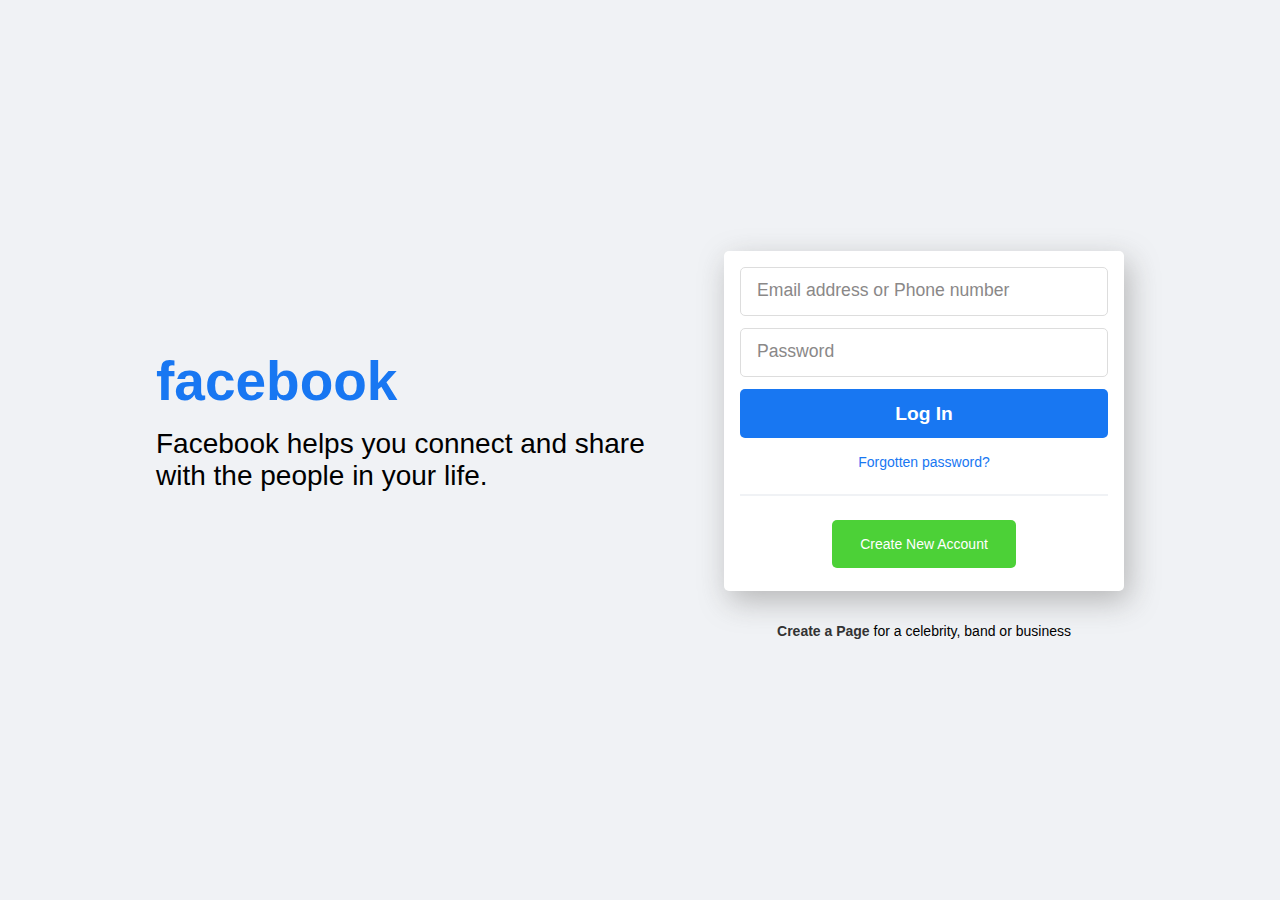
<file: Fb Login page/index.html>
<!DOCTYPE html>
<html lang="en">
<head>
  <meta charset="UTF-8">
  <meta name="viewport" content="width=device-width, initial-scale=1.0">
  <link rel="icon" href="./d2e5359f8402cb8d3d7b22c463f9013b.png" type="image/gif" sizes="16*16">
  <link rel="stylesheet" href="style.css">
  <title>Facebook - log in or sign up</title>
</head>
<body>
  <div class="login-signup">
    <div class="container">
      <div class="row">
        <div class="content-left">
          <h1>facebook</h1>
          <h2>Facebook helps you connect and share <br>
             with the people in your life.</h2>
        </div>
        <div class="content-right">
          <form action="#">
            <div class="form-group">
              <input type="text" placeholder="Email address or Phone number">
            </div>
            <div class="form-group">
              <input type="password" placeholder="Password">
            </div>
            <div class="login">
              <a href="#" class="btn">Log In</a>
            </div>
            <div class="forgot">
              <a href="#">Forgotten password?</a>
            </div>
            <hr>
            <div class="create-btn">
              <a href="#">Create New Account</a>
            </div>
          </form>
          <p><a href="#">Create a Page</a> for a celebrity, band or business</p>
        </div>
      </div>
    </div>
  </div>
</body>
</html>
</file>
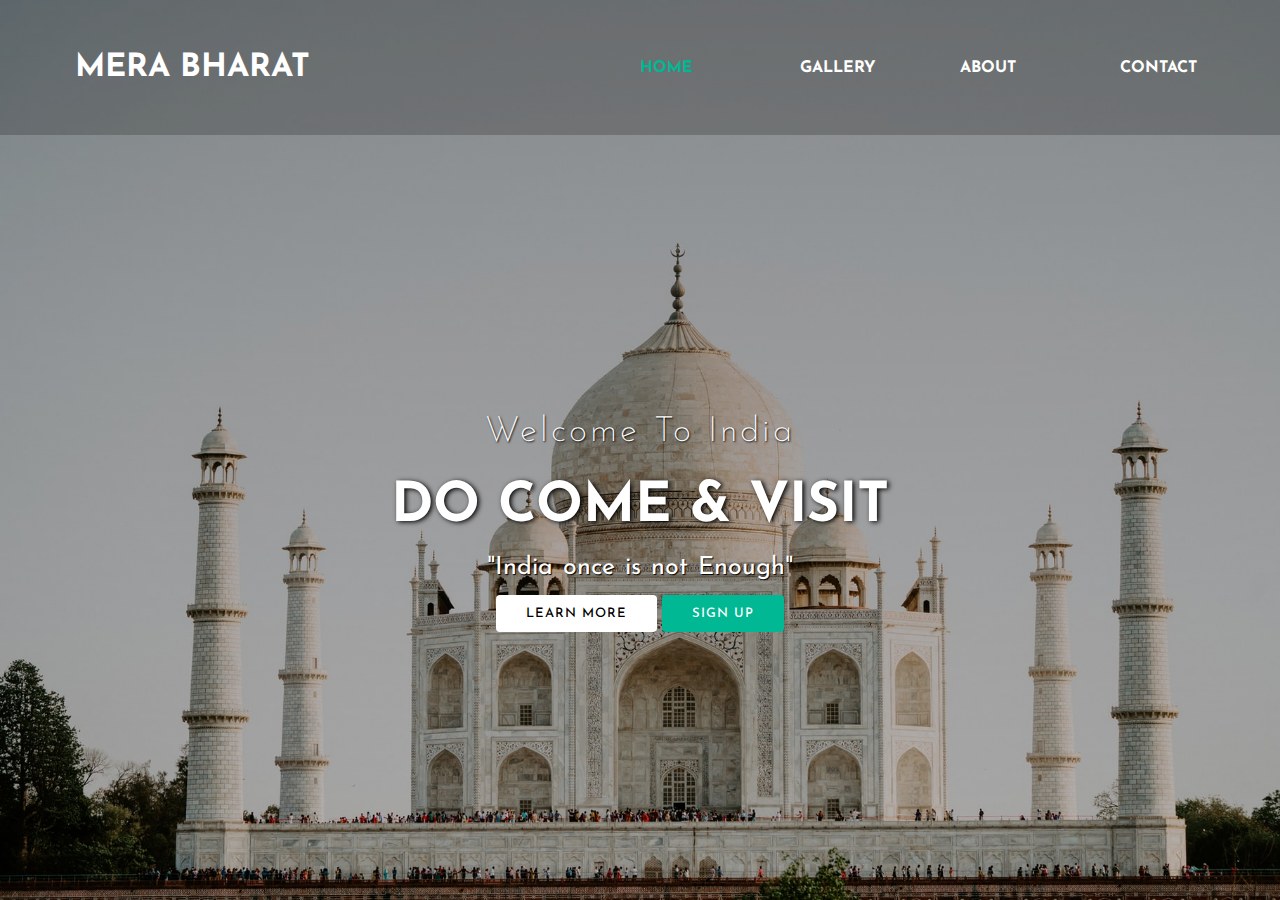
<file: mera bharat/index.html>
<!DOCTYPE html>
<html lang="en">
<head>
  <meta charset="UTF-8">
  <meta name="viewport" content="width=device-width, initial-scale=1.0">
  <link rel="stylesheet" href="./css/style.css">
  <link href="https://fonts.googleapis.com/css2?family=Josefin+Sans&display=swap" rel="stylesheet">
  <link rel="stylesheet" href="https://cdnjs.cloudflare.com/ajax/libs/animate.css/3.7.0/animate.min.css">
  <title>Mera Bharat</title>
</head>
<body>
  <header>
    <nav>
      <div class="logo"><h1 class="animated infinite heartBeat">Mera Bharat</h1></div>
      <div class="menu">
        <a href="#" class="active">Home</a>
        <a href="#">Gallery</a>
        <a href="#">About</a>
        <a href="#">Contact</a>
      </div>
    </nav>
      <main>
        <section>
          <h3>Welcome To India</h3>
          <h1>Do Come & Visit <span class="change-content"> </span></h1>
          <p>"India once is not Enough"</p>
          <a href="#" class="btn-one">Learn More</a>
          <a href="#" class="btn-two">Sign Up</a>
        </section>
      </main>
    
  </header>
</body>
</html>
</file>
<file: Fb Login page/style.css>
* {
  margin: 0;
  padding: 0;
  outline: none;
  text-decoration: none;
  box-sizing: border-box;
}

body {
  font-family: Helvetica, sans-serif;
  font-size: 14px;
  font-weight: normal;
  background: #f0f2f5;
}

.login-signup {
  max-width: 968px;
  margin: auto;
  margin-top: -30px;
}

.row {
  display: flex;
  justify-content: space-between;
  height: 100vh;
  align-items: center;
  flex-wrap: wrap;
}

.content-left h1{
  font-size: 55px;
  color: #1877f2;
  margin-bottom: 15px;
  font-weight: 700;
}

.content-left h2 {
  font-size: 28px;
  font-weight: 500;
}

.content-right {
  display: flex;
  flex-direction: column;
  justify-content: center;
  align-items: center;
  text-align: center;
 
}

.content-right form {
  margin-top: 50px;
  background: #fff;
  padding: 1rem;
  width: 400px;
  height: 340px;
  border-radius: 5px;
  box-shadow: 5px 10px 30px rgba(168, 167, 167,0.8);
}

.content-right .form-group {
  margin-bottom: 0.75rem;
}

.content-right .form-group input {
  width: 100%;
  padding: 1rem;
  border-radius: 5px;
  border: 1px solid #ddd;
}

.content-right .form-group input:hover{
  border: 1px solid #1877f2;
  box-shadow: 1px 1px 1px rgba(24, 119, 242,0.2);
}
.content-right .form-group input::placeholder {
  color: rgb(138, 136, 136);
  font-size: 1.1rem;
}

.content-right .login {
 background: #1877f2;
 font-size: 1.2rem;
 font-weight: bold;
 padding: 0.85rem;
 border-radius: 5px;
 margin-bottom: 1rem;
}

.content-right .login a {
  color: #fff;
}

.content-right .login:hover {
  background: #0666e4;
}

.content-right .forgot {
  margin-bottom: 1.5rem;
}

.content-right .forgot a {
  color: #1877f2;
  font-family: Helvetica, sans-serif;
}

.content-right .forgot a:hover {
  text-decoration: underline;
}

.content-right .create-btn {
  display: block;
  margin: 1.5rem auto;
  width: 50%;
  background: #4cd137;
  padding: 1rem;
  border-radius: 5px;
}
hr {
  border: 1px solid #f0f2f5;
}
.content-right .create-btn a{
  color: #fff;
  text-align: center;
}

.content-right .create-btn:hover {
  background: #44bd32;
}

.content-right p {
  margin-top: 2rem;
}

.content-right p a {
  color: #333;
  font-weight: bold;
}
</file>
<file: mera bharat/css/style.css>
* {
  margin: 0;
  padding: 0;
  box-sizing: border-box;
  font-family: 'Josefin Sans', sans-serif;
}

header {
  width: 100%;
  height: 100vh;
  background-image: linear-gradient(rgba(0,0,0,0.3),rgba(0,0,0,0.1)), url('../img/bg.jpg');
  background-repeat: no-repeat;
  background-size: cover;
  background-position: center;
}

nav {
  display: flex;
  width: 100%;
  height: 15vh;
  background: rgba(0,0,0,0.2);
  color: #fff;
  justify-content: space-between;
  align-items: center;
  text-transform: uppercase;
}

nav .logo {
  width: 30%;
  text-align: center;

}

nav .menu {
  width: 50%;
  display: flex;
  justify-content: space-around;
}

nav .menu a {
  width: 30%;
  text-decoration: none;
  color: #fff;
  font-weight: bold;
}

nav .menu .active {
  color: #00b894;
}
main {
  width: 100%;
  height: 85vh;
  display: flex;
  justify-content: center;
  align-items: center;
  text-align: center;
  color: #fff;
}

section {

}

section h3 {
  font-size: 35px;
  font-weight: 200;
  letter-spacing: 3px;
  text-shadow: 1px 1px 2px #000;
}

section h1 {
  margin: 30px 0 20px 0;
  font-size: 55px;
  font-weight: 700;
  text-shadow: 2px 1px 5px #000;
  text-transform: uppercase;
}

section p {
  font-size: 25px;
  word-spacing: 2px;
  margin-bottom: 25px;
  text-shadow: 1px 1px 1px #000;
}

section a {
  padding: 12px 30px;
  border-radius: 4px;
  outline: none;
  text-transform: uppercase;
  font-size: 13px;
  font-weight: 500;
  text-decoration: none;
  letter-spacing: 1px;
}

section .btn-one {
  /* background: #00b894; */
  background: #fff;
  color: #000;
}

section .btn-two {
  background: #00b894;
  color: #fff;
}

.change-content::after {
  content: '';
  animation: changetext infinite 10s;
  color: #00b894; 
}

@keyframes changetext {
  0% {content: "Darjeeling";}
  20% {content: "Agra";}
  40% {content: "Jaipur";}
  60% {content: "Kerala";}
  80% {content: "Delhi";}
  100% {content: "Mumbai";}
}
</file>
